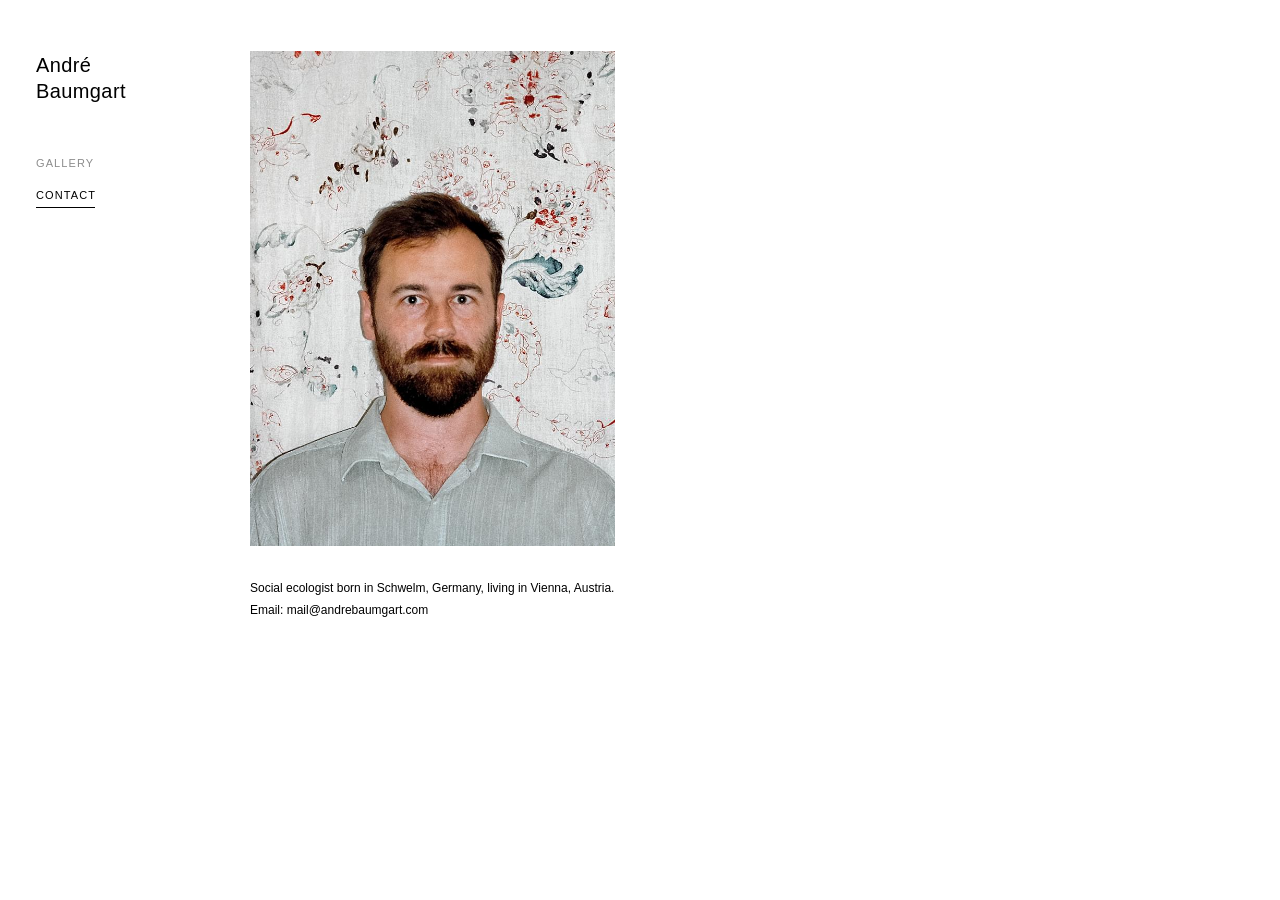
<file: contact.html>
<!DOCTYPE html>
<html lang="en">
<head>
<meta charset="UTF-8">
<meta name="viewport" content="width=device-width, initial-scale=1">
<title>André Baumgart – Contact</title>
<link rel="icon" href="files/fav.png" type="image/x-icon">
<link rel="stylesheet" href="style.css">
</head>
<body>

<input type="checkbox" id="menu" class="menu-toggle" aria-label="Toggle menu">
<nav class="sidebar" aria-label="Main">
  <a class="brand" href="index.html">André Baumgart</a>
  <a class="nav-link" href="photography.html">Gallery</a>
  <a class="nav-link" href="contact.html" aria-current="page">Contact</a>
</nav>
<header class="topbar">
  <a class="brand" href="index.html">André Baumgart</a>
  <label class="menu-btn" for="menu" aria-label="Menu">☰</label>
</header>
<label class="overlay" for="menu"></label>

<main>
  <section class="contact">
    <img src="files/contact.jpg" alt="André Baumgart" width="365" decoding="async">
    <p>
      Social ecologist born in Schwelm, Germany, living in Vienna, Austria.
      <br>
      Email: <a href="mailto:mail@andrebaumgart.com">mail@andrebaumgart.com</a>
    </p>
  </section>
</main>

</body>
</html>
</file>
<file: style.css>
:root {
  --sidebar: 220px;
  --cap: 80px;
  --ease: cubic-bezier(.2, .7, .2, 1);
  --font: "Open Sans", sans-serif;
  --font-head: "Segoe UI", Arial, sans-serif;
  --font-nav: Arial, Helvetica, sans-serif;
}

*, *::before, *::after { box-sizing: border-box; }

html { -webkit-text-size-adjust: 100%; }

body {
  margin: 0;
  font: 15px/1.8 var(--font);
  color: #666;
  background: #fff;
}

a { color: inherit; text-decoration: none; }

.sidebar {
  position: fixed;
  inset: 0 auto 0 0;
  width: var(--sidebar);
  padding-top: 52px;
  overflow: auto;
  background: #fff;
  z-index: 30;
  transition: transform .45s var(--ease);
}

.brand {
  display: block;
  margin: 0 0 44px;
  padding: 0 36px;
  font: 300 20px/1.3 var(--font-nav);
  letter-spacing: .02em;
  color: #000;
}

.nav-link {
  position: relative;
  display: block;
  width: max-content;
  margin: 0 36px;
  padding: 7px 0;
  font: 400 11px/1.6 var(--font-nav);
  letter-spacing: .1em;
  text-transform: uppercase;
  color: #8c8c8c;
  transition: color .3s ease;
}

.nav-link::after {
  content: "";
  position: absolute;
  left: 0;
  bottom: 3px;
  width: calc(100% - .1em);
  height: 1px;
  background: #000;
  transform: scaleX(0);
  transform-origin: left;
  transition: transform .45s var(--ease);
}

.nav-link:hover,
.nav-link[aria-current="page"] { color: #000; }

.nav-link:hover::after,
.nav-link[aria-current="page"]::after { transform: scaleX(1); }

.menu-toggle { position: absolute; opacity: 0; pointer-events: none; }

.topbar {
  display: none;
  position: fixed;
  inset: 0 0 auto 0;
  align-items: center;
  justify-content: space-between;
  padding: 18px 24px;
  background: #fff;
  z-index: 20;
}

.topbar .brand { margin: 0; padding: 0; font-size: 18px; }

.menu-btn {
  position: relative;
  width: 52px;
  height: 44px;
  margin-right: -12px;
  font-size: 0;
  color: #000;
  cursor: pointer;
  transition: opacity .3s ease;
}

.menu-btn::before,
.menu-btn::after {
  content: "";
  position: absolute;
  left: 12px;
  right: 12px;
  height: 1px;
  background: #000;
}

.menu-btn::before { top: 17px; }
.menu-btn::after { bottom: 17px; }

.menu-btn:hover { opacity: .5; }

.overlay {
  position: fixed;
  inset: 0;
  background: rgba(0, 0, 0, .5);
  opacity: 0;
  pointer-events: none;
  transition: opacity .4s var(--ease);
  z-index: 25;
}

main { margin-left: var(--sidebar); }

.grid {
  max-width: 1500px;
  margin: 0 auto;
  padding: 48px calc(3vw + 40px) 100px 3vw;   /* extra room on the right for the dots */
}

.grid-row {
  display: grid;
  grid-template-columns: repeat(12, 1fr);
  column-gap: 1.2vw;
  align-items: start;
  margin-bottom: clamp(14px, 1.6vw, 28px);
}

.grid-row:last-child { margin-bottom: 0; }

.thumb {
  display: flex;
  grid-column: var(--col, auto);
  align-self: var(--align, start);
  justify-content: var(--justify, center);
  cursor: pointer;
  outline: none;
  -webkit-tap-highlight-color: transparent;
}

.thumb img {
  display: block;
  width: 100%;
  height: auto;
  aspect-ratio: var(--r, 3 / 2);                       /* --r = real ratio, set once loaded */
  max-width: min(100%, calc(46vh * var(--r, 1.5)));     /* caps height, esp. portraits */
  object-fit: cover;
  background: #f2f2f2;
  opacity: 0;
  transition: opacity .5s ease, filter .2s ease;
}

.thumb img.loaded { opacity: 1; }
.thumb:hover img.loaded { filter: brightness(.5); }
.thumb:focus,
.thumb:focus-visible { outline: none; box-shadow: none; }

.dots {
  position: fixed;
  top: 50%;
  right: 12px;
  transform: translateY(-50%);
  z-index: 10;
  display: flex;
  flex-direction: column;
}

.dots button {
  display: flex;
  align-items: center;
  justify-content: flex-end;
  width: 72px;            /* wide hit area to the left of each dot */
  height: 22px;
  padding: 0 10px 0 0;
  border: 0;
  background: none;
  cursor: pointer;
  -webkit-tap-highlight-color: transparent;
}

.dots button:focus:not(:focus-visible) { outline: none; }

.dots button::after {
  content: "";
  width: 6px;
  height: 6px;
  border-radius: 50%;
  background: #cfcfcf;
  transition: background .2s ease, transform .3s var(--ease);
}

.dots button:hover::after { background: #000; }
.dots button.on::after { background: #000; transform: scale(1.4); }

.lightbox {
  position: fixed;
  inset: 0;
  z-index: 100;
  touch-action: pinch-zoom;
  visibility: hidden;
  transition: visibility 0s .4s;
}

.lightbox.open { visibility: visible; transition: none; }
.lightbox:focus { outline: none; }

.lightbox::before {
  content: "";
  position: absolute;
  inset: 0;
  background: #fff;
  opacity: 0;
  transition: opacity .35s ease;
}

.lightbox.open::before { opacity: 1; }

.lb-img {
  position: absolute;
  object-fit: cover;
  cursor: zoom-in;
  user-select: none;
  -webkit-user-drag: none;
}

.lightbox.max .lb-img { cursor: zoom-out; }

.caption {
  position: absolute;
  inset: auto 0 0 0;
  height: var(--cap);
  margin: 0;
  padding: 0 24px;
  display: flex;
  align-items: center;
  justify-content: center;
  overflow: auto;
  text-align: center;
  font-size: 13px;
  line-height: 1.5;
  color: #000;
  opacity: 0;
  transition: opacity .35s ease;
}

.lb-btn {
  position: absolute;
  border: 0;
  background: none;
  color: #000;
  font: 300 28px/1 var(--font);
  cursor: pointer;
  opacity: 0;
  transition: opacity .35s ease;
}

.lightbox.open .caption,
.lightbox.open .lb-btn { opacity: 1; }

.lb-close {
  top: 0;
  right: 0;
  z-index: 3;
  padding: 14px 18px;
}

.lb-close:hover { opacity: .5; }

.lb-prev, .lb-next {
  top: 0;
  bottom: var(--cap);
  z-index: 2;
  width: 25%;
  min-width: 90px;
  display: flex;
  align-items: center;
  font-size: 38px;
  padding: 0 24px;
}

.lb-prev { left: 0; justify-content: flex-start; }
.lb-next { right: 0; justify-content: flex-end; }

.lb-prev:hover, .lb-next:hover { color: #000; }
.lb-prev span, .lb-next span { transition: opacity .2s ease; }

.lb-prev.off, .lb-next.off { cursor: default; }
.lb-prev.off span, .lb-next.off span,
.lb-prev.off:hover span, .lb-next.off:hover span { opacity: 0; }

.lightbox.max .caption { opacity: 0; pointer-events: none; }
.lightbox.max .lb-prev, .lightbox.max .lb-next { bottom: 0; }

.slideshow {
  position: fixed;
  top: 0;
  right: 0;
  bottom: 0;
  left: var(--sidebar);   /* was: inset: 0 */
  margin: 0;
  overflow: hidden;
  background: #fff;
  user-select: none;
}

.slide {
  position: absolute;
  inset: 0;
  width: 100%;
  height: 100%;
  object-fit: cover;
  transform: translateX(100%);
  transition: transform .3s ease-in-out, filter .3s ease-in-out;
  will-change: transform;
  z-index: 0;
}

.slide.active { transform: none; z-index: 1; }

.slide.in { z-index: 2; }
.slide.out { z-index: 1; filter: brightness(.75); }

.slide.pre { opacity: 0; }
.slide.fade { animation: fade-in 1s ease both; }

@keyframes fade-in { from { opacity: 0; } to { opacity: 1; } }

@keyframes sidebar-in { from { transform: translateX(-100%); } to { transform: none; } }

@media (min-width: 993px) {
  .intro .sidebar { animation: sidebar-in .35s var(--ease) both; }
}

.progress {
  height: 1px;
  background: #e4e4e4;
  overflow: hidden;
}

.progress span {
  display: block;
  height: 100%;
  background: #000;
  transform: scaleX(0);
  transform-origin: left;
}

.sidebar .progress { margin: 44px 36px 0; }
.topbar .progress { position: absolute; inset: 0 0 auto 0; height: 3px; background: rgba(0, 0, 0, .08); }

.play {
  position: relative;
  display: block;
  width: 28px;
  height: 28px;
  margin: 10px 0 0 26px;   /* icon lines up with the progress bar at 36px */
  padding: 0;
  border: 0;
  background: none;
  color: #000;
  opacity: .5;
  cursor: pointer;
  transition: opacity .2s ease;
  -webkit-tap-highlight-color: transparent;
}

.play:hover { opacity: 1; }
.play:focus:not(:focus-visible) { outline: none; }

/* pause icon: two bars */
.play::before,
.play::after {
  content: "";
  position: absolute;
  top: 9px;
  width: 2px;
  height: 10px;
  background: currentColor;
}

.play::before { left: 10px; }
.play::after { left: 16px; }

.play.paused::after { display: none; }
.play.paused::before {
  top: 8px;
  left: 11px;
  width: 0;
  height: 0;
  background: none;
  border-style: solid;
  border-width: 6px 0 6px 9px;
  border-color: transparent transparent transparent currentColor;
}

.topbar .play { margin: 0 0 0 auto; }   /* sits right, next to the menu button */

.zone {
  position: absolute;
  top: 0;
  bottom: 0;
  width: 50%;
  border: 0;
  background: none;
  z-index: 2;
  outline: none;
  -webkit-tap-highlight-color: transparent;
}

.zone.prev { left: 0; cursor: w-resize; }
.zone.next { right: 0; cursor: e-resize; }

.contact {
  padding: 32px 30px 64px;
  font-size: 12px;
  color: #000;
}

.contact img {
  display: block;
  width: 100%;
  max-width: 365px;
  height: auto;
  padding: 19px 0 32px;
}

.contact p { max-width: 365px; margin: 0; }

.contact a { transition: color .2s; }
.contact a:hover { color: #d00; }

@media (max-width: 992px) {
  .sidebar { transform: translateX(-100%); }
  .menu-toggle:checked ~ .sidebar { transform: none; }
  .menu-toggle:checked ~ .overlay { opacity: 1; pointer-events: auto; }
  .topbar { display: flex; }
  main { margin-left: 0; }
  main:not(.slideshow) { padding-top: 80px; }
  .slideshow { left: 0; }
  .grid { padding-top: 24px; }
}

@media (max-width: 600px) {
  :root { --cap: 110px; }
  .grid { padding: 16px 16px 80px; }
  .grid-row { grid-template-columns: 1fr; row-gap: 20px; margin-bottom: 20px; }
  .thumb { grid-column: 1; align-self: auto; justify-content: center; }
  .dots { display: none; }
  .lb-prev, .lb-next { width: 30%; min-width: 0; padding: 0 12px; font-size: 32px; }
  .lb-prev span, .lb-next span { display: none; }
}

@media (prefers-reduced-motion: reduce) {
  *, *::before, *::after { transition-duration: .01ms !important; transition-delay: 0s !important; animation-duration: .01ms !important; animation-delay: 0s !important; }
}
</file>
